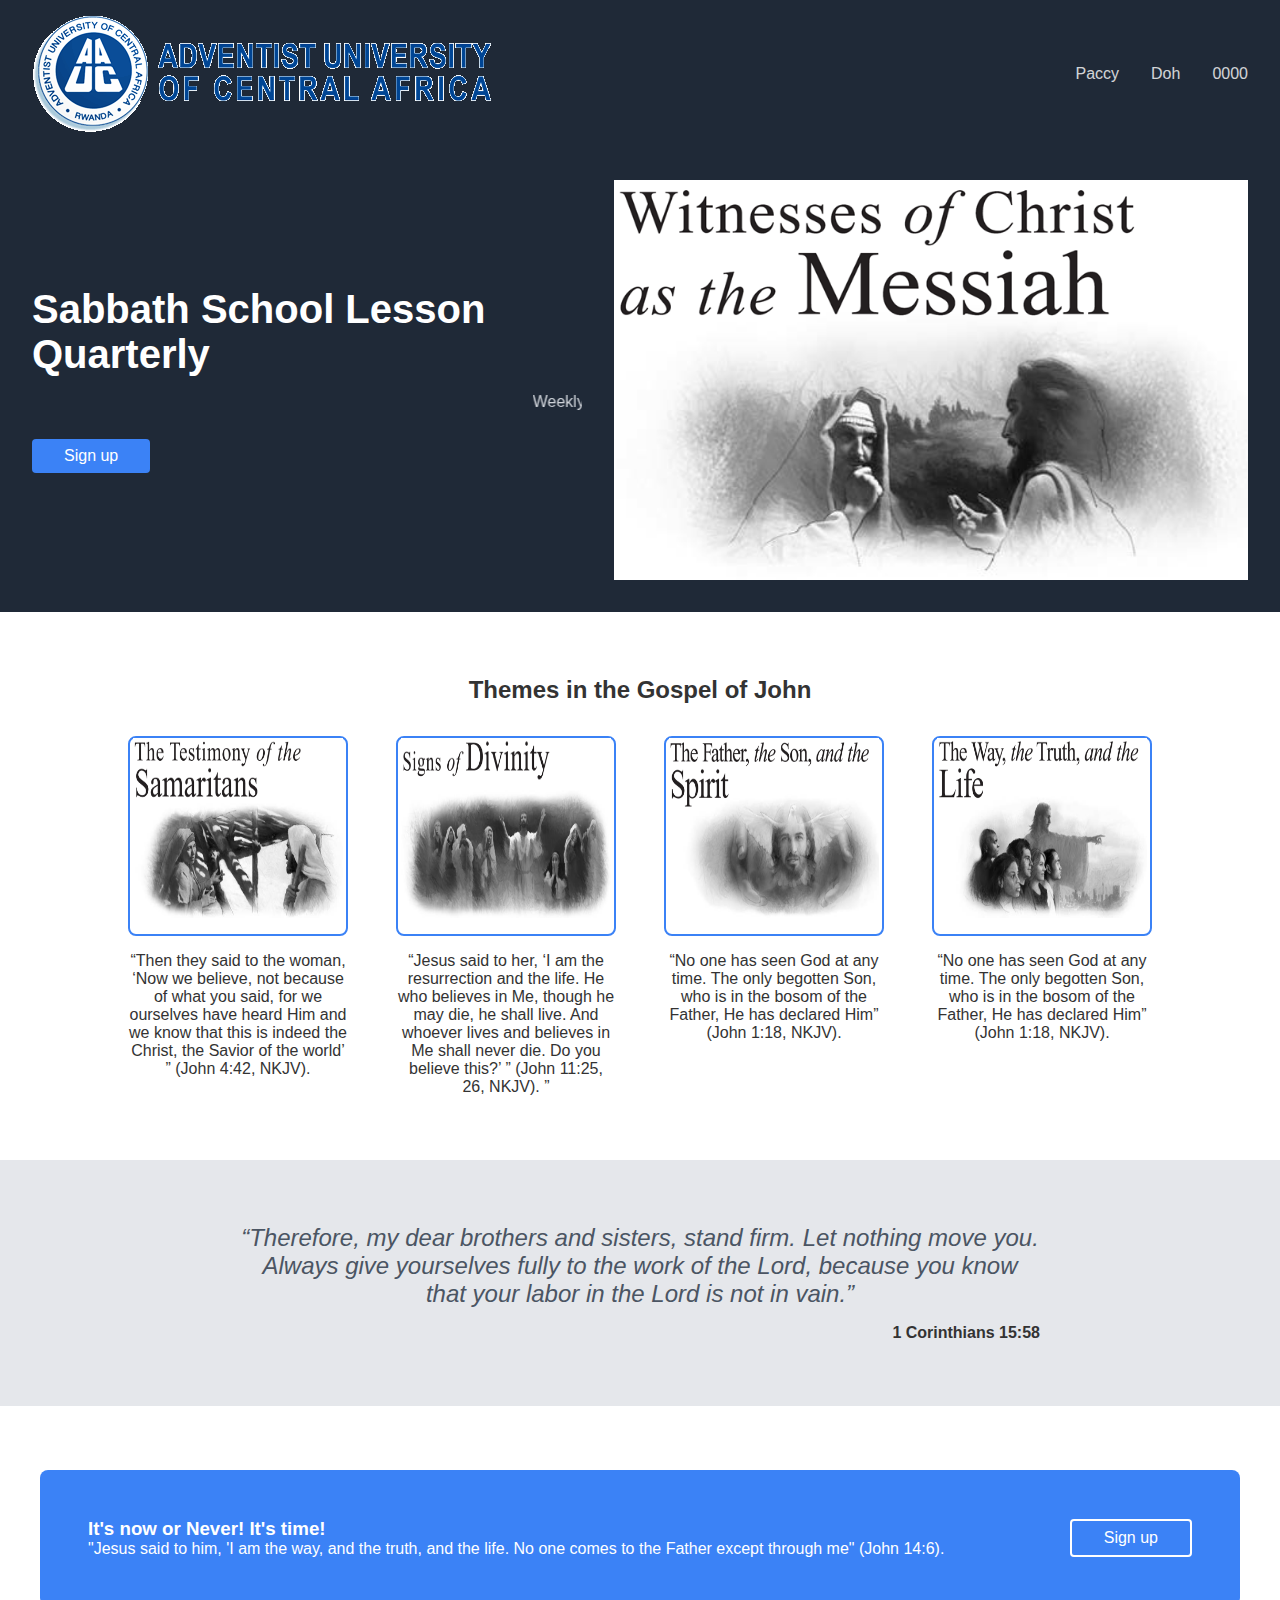
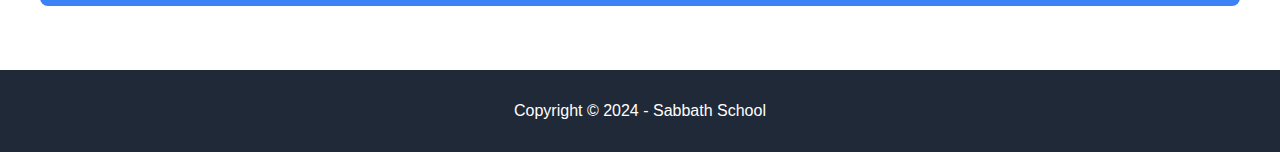
<file: index.html>
<!DOCTYPE html>
<html lang="en">
<head>
    <meta charset="UTF-8">
    <meta name="viewport" content="width=device-width, initial-scale=1.0">
    <title>auca</title>
    <link rel="stylesheet" href="webPage.css">
    
</head>
<body>
    <header>
        <div class="header-logo"><img src="logoAuca.png"> </div>
        <nav class="header-links">
            <a href="#">Paccy</a>
            <a href="#">Doh</a>
            <a href="#">0000</a>
        </nav>
    </header>

    <section class="hero">
        <div class="hero-content">
            <h1>Sabbath School Lesson Quarterly</h1>
            <marquee behavior="slide" direction="left"><p>Weekly and Quarterly lessons for in-depth Bible study of Word of God.</p></marquee>
            <a href="#" class="button">Sign up</a>
        </div>
        <div class="hero-image">
            <img src="messian.png" alt="Sabbath School">
        </div>
    </section>

    <section class="info-section">
        <h2>Themes in the Gospel of John</h2>
        <div class="info-cards">
            <div class="info-card">
                <div class="card-image"> <img src="UmusamariyaKazi.png" alt=""></div>
                <p>“Then they said to the woman, ‘Now we believe, not because of what you said, for we ourselves have heard Him and we know that this is indeed the Christ, the Savior of the world’ ” (John 4:42, NKJV).</p>
            </div>
            <div class="info-card">
                <div class="card-image"><img src="divine.png" alt=""></div>
                <p>“Jesus said to her, ‘I am the resurrection and the life. He who believes in Me, though he may die, he shall live. And whoever lives and believes in Me shall never die. Do you believe this?’ ” (John 11:25, 26, NKJV). ”</p>
            </div>
            <div class="info-card">
                <div class="card-image"><img src="FatherSon.png" alt=""></div>
                <p>“No one has seen God at any time. The only begotten Son, who is in the bosom of the Father, He has declared Him” (John 1:18, NKJV).</p>
            </div>
            <div class="info-card">
                <div class="card-image"><img src="InziraYukuri.png" alt=""></div>
                <p>“No one has seen God at any time. The only begotten Son, who is in the bosom of the Father, He has declared Him” (John 1:18, NKJV).</p>
            </div>
        </div>
    </section>

    <section class="quote-section">
        <div class="quote-container">
            <p class="quote">“Therefore, my dear brothers and sisters, stand firm. Let nothing move you. Always give yourselves fully to the work of the Lord, because you know that your labor in the Lord is not in vain.”</p>
            <p class="quote-author">1 Corinthians 15:58</p>
        </div>
    </section>

    <section class="cta-section">
        <div class="cta-container">
            <div>
                <h3>It's now or Never! It's time!</h3>
                <p>"Jesus said to him, 'I am the way, and the truth, and the life. No one comes to the Father except through me" (John 14:6).</p>
            </div>
            <a href="#" class="button white">Sign up</a>
        </div>
    </section>

    <footer>
        Copyright © 2024 - Sabbath School
    </footer>
</body>
</html>
</file>
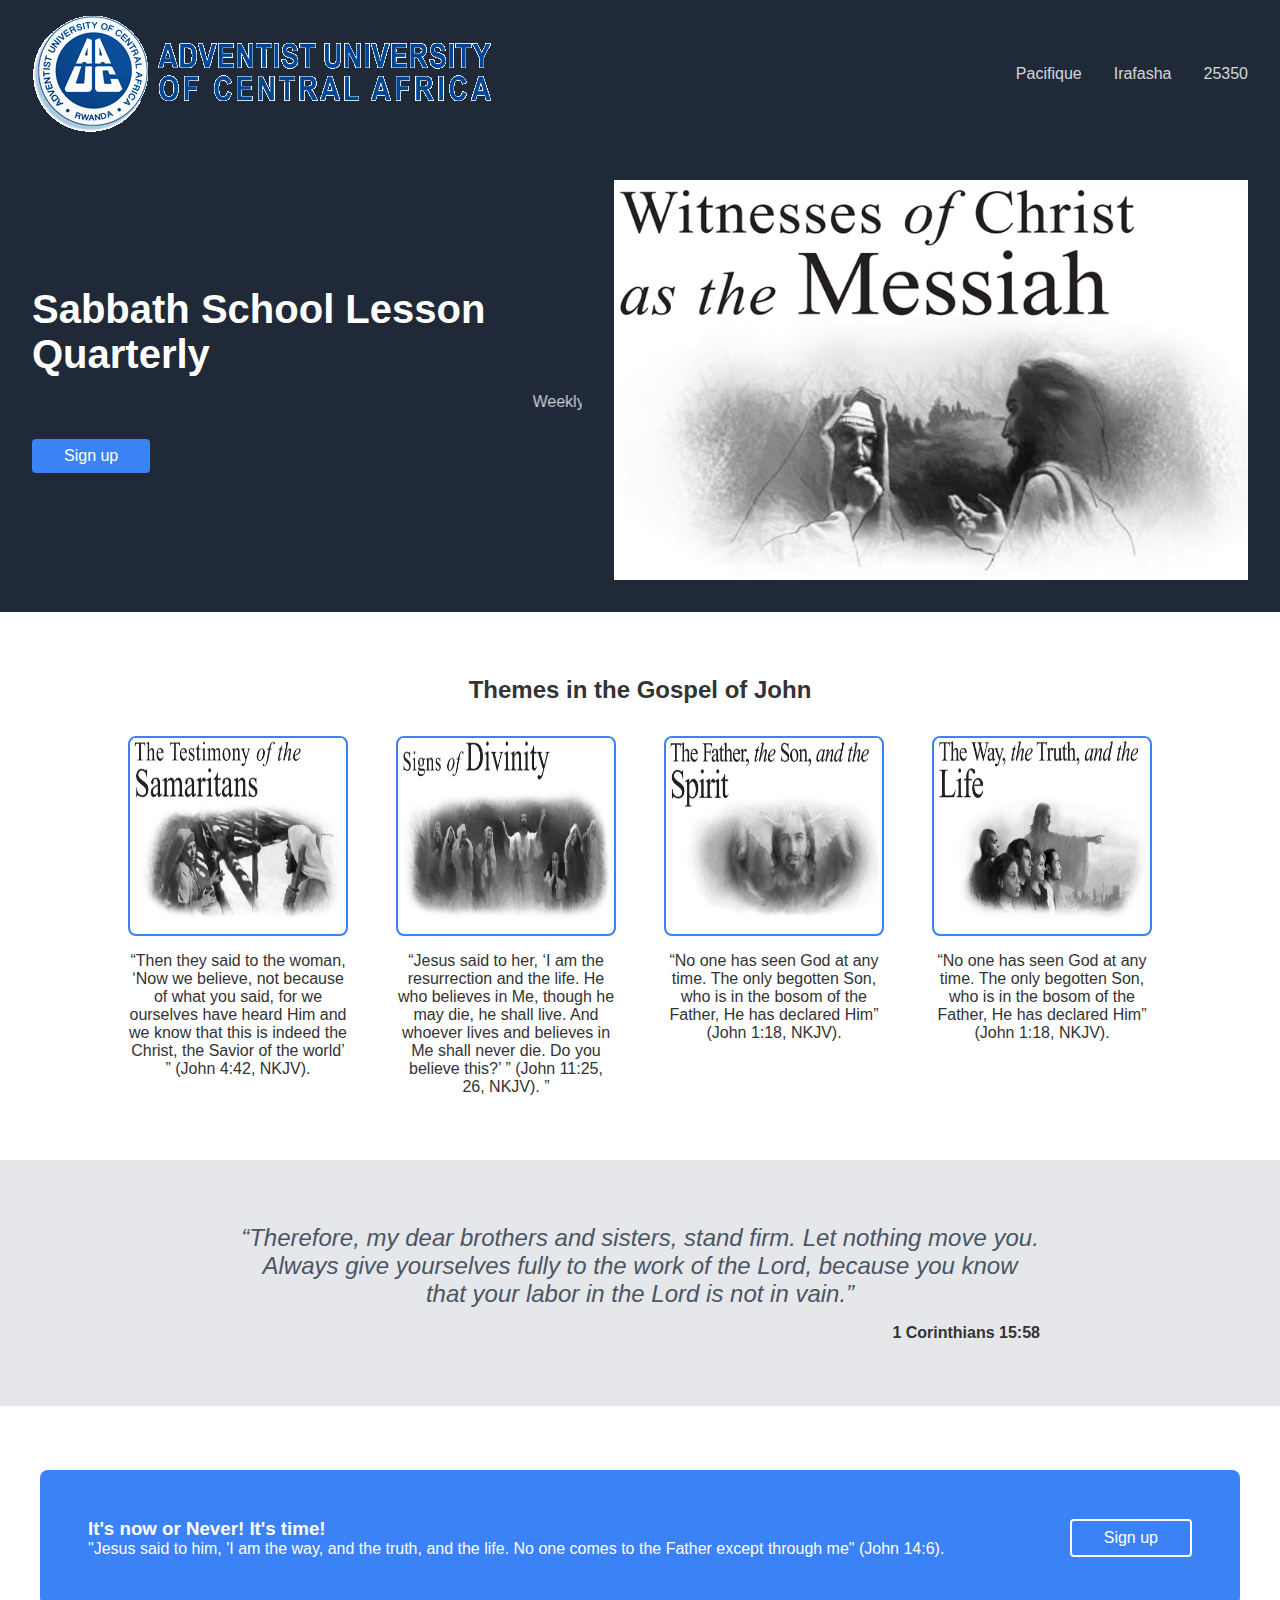
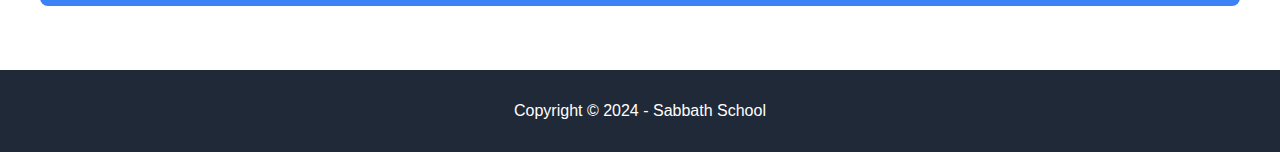
<file: WebAssignment.html>
<!DOCTYPE html>
<html lang="en">
<head>
    <meta charset="UTF-8">
    <meta name="viewport" content="width=device-width, initial-scale=1.0">
    <title>auca</title>
    <link rel="stylesheet" href="webPage.css">
    
</head>
<body>
    <header>
        <div class="header-logo"><img src="logoAuca.png"> </div>
        <nav class="header-links">
            <a href="#">Pacifique</a>
            <a href="#">Irafasha</a>
            <a href="#">25350</a>
        </nav>
    </header>

    <section class="hero">
        <div class="hero-content">
            <h1>Sabbath School Lesson Quarterly</h1>
            <marquee behavior="slide" direction="left"><p>Weekly and Quarterly lessons for in-depth Bible study of Word of God.</p></marquee>
            <a href="#" class="button">Sign up</a>
        </div>
        <div class="hero-image">
            <img src="messian.png" alt="Sabbath School">
        </div>
    </section>

    <section class="info-section">
        <h2>Themes in the Gospel of John</h2>
        <div class="info-cards">
            <div class="info-card">
                <div class="card-image"> <img src="UmusamariyaKazi.png" alt=""></div>
                <p>“Then they said to the woman, ‘Now we believe, not because of what you said, for we ourselves have heard Him and we know that this is indeed the Christ, the Savior of the world’ ” (John 4:42, NKJV).</p>
            </div>
            <div class="info-card">
                <div class="card-image"><img src="divine.png" alt=""></div>
                <p>“Jesus said to her, ‘I am the resurrection and the life. He who believes in Me, though he may die, he shall live. And whoever lives and believes in Me shall never die. Do you believe this?’ ” (John 11:25, 26, NKJV). ”</p>
            </div>
            <div class="info-card">
                <div class="card-image"><img src="FatherSon.png" alt=""></div>
                <p>“No one has seen God at any time. The only begotten Son, who is in the bosom of the Father, He has declared Him” (John 1:18, NKJV).</p>
            </div>
            <div class="info-card">
                <div class="card-image"><img src="InziraYukuri.png" alt=""></div>
                <p>“No one has seen God at any time. The only begotten Son, who is in the bosom of the Father, He has declared Him” (John 1:18, NKJV).</p>
            </div>
        </div>
    </section>

    <section class="quote-section">
        <div class="quote-container">
            <p class="quote">“Therefore, my dear brothers and sisters, stand firm. Let nothing move you. Always give yourselves fully to the work of the Lord, because you know that your labor in the Lord is not in vain.”</p>
            <p class="quote-author">1 Corinthians 15:58</p>
        </div>
    </section>

    <section class="cta-section">
        <div class="cta-container">
            <div>
                <h3>It's now or Never! It's time!</h3>
                <p>"Jesus said to him, 'I am the way, and the truth, and the life. No one comes to the Father except through me" (John 14:6).</p>
            </div>
            <a href="#" class="button white">Sign up</a>
        </div>
    </section>

    <footer>
        Copyright © 2024 - Sabbath School
    </footer>
</body>
</html>
</file>
<file: webPage.css>
* {
    margin: 0;
    padding: 0;
    box-sizing: border-box;
    font-family: Arial, sans-serif;
}

body {
    color: #333;
}

header {
    background-color: #1f2937;
    color: white;
    padding: 1rem 2rem;
    display: flex;
    justify-content: space-between;
    align-items: center;
}

.header-logo {
    font-weight: bold;
    font-size: 1.2rem;
    display: flex;
}
.header-logo img{
    display: flex;
}

.header-links {
    display: flex;
    gap: 2rem;
}

.header-links a {
    color: white;
    text-decoration: none;
    opacity: 0.8;
}

.hero {
    background-color: #1f2937;
    color: white;
    padding: 2rem 2rem;
    display: flex;
    justify-content: space-between;
    align-items: center;
    gap: 2rem;
}

.hero-content {
    flex: 1;
    max-width: 550px;
}

.hero h1 {
    font-size: 2.5rem;
    margin-bottom: 1rem;
}

.hero p {
    color: #d1d5db;
    margin-bottom: 1.5rem;
}

.hero-image {
    flex: 1;
    background-color: #6b7280;
    height: 400px;
    display: flex;
    align-items: center;
    justify-content: center;
    color: white;
    width: 150px;
}
.hero-image img{
    flex: 1;
    background-color: #6b7280;
    height: 400px;
    display: flex;
    align-items: center;
    justify-content: center;
    color: white;
    width: 150px;
}

.info-section {
    padding: 4rem 2rem;
    text-align: center;
}

.info-section h2 {
    margin-bottom: 2rem;
}

.info-cards {
    display: flex;
    justify-content: center;
    gap: 3rem;
    flex-wrap: wrap;
}

.info-card {
    flex: 1;
    min-width: 200px;
    max-width: 220px;
}
.card-image {
    border: 2px solid #3b82f6;
    border-radius: 8px;
    height: 200px;
    margin-bottom: 1rem;
}
.card-image img{
    /*border: 2px solid #3b82f6;
    border-radius: 10px;*/
    height: 180px;
    width: 210px;
    margin-bottom: 1rem;
}
.card-image :hover{
    zoom: 102%;
}

.quote-section {
    background-color: #e5e7eb;
    padding: 4rem 2rem;
}

.quote-container {
    max-width: 800px;
    margin: 0 auto;
    text-align: center;
}

.quote {
    font-size: 1.5rem;
    font-style: italic;
    color: #4b5563;
    margin-bottom: 1rem;
}

.quote-author {
    font-weight: bold;
    text-align: right;
}

.cta-section {
    padding: 4rem 2rem;
}

.cta-container {
    background-color: #3b82f6;
    color: white;
    padding: 3rem;
    border-radius: 8px;
    display: flex;
    justify-content: space-between;
    align-items: center;
    max-width: 1200px;
    margin: 0 auto;
}

.button {
    background-color: #3b82f6;
    color: white;
    padding: 0.5rem 2rem;
    border-radius: 4px;
    text-decoration: none;
    display: inline-block;
}

.button.white {
    background-color: transparent;
    border: 2px solid white;
}

footer {
    background-color: #1f2937;
    color: white;
    text-align: center;
    padding: 2rem;
}
</file>
